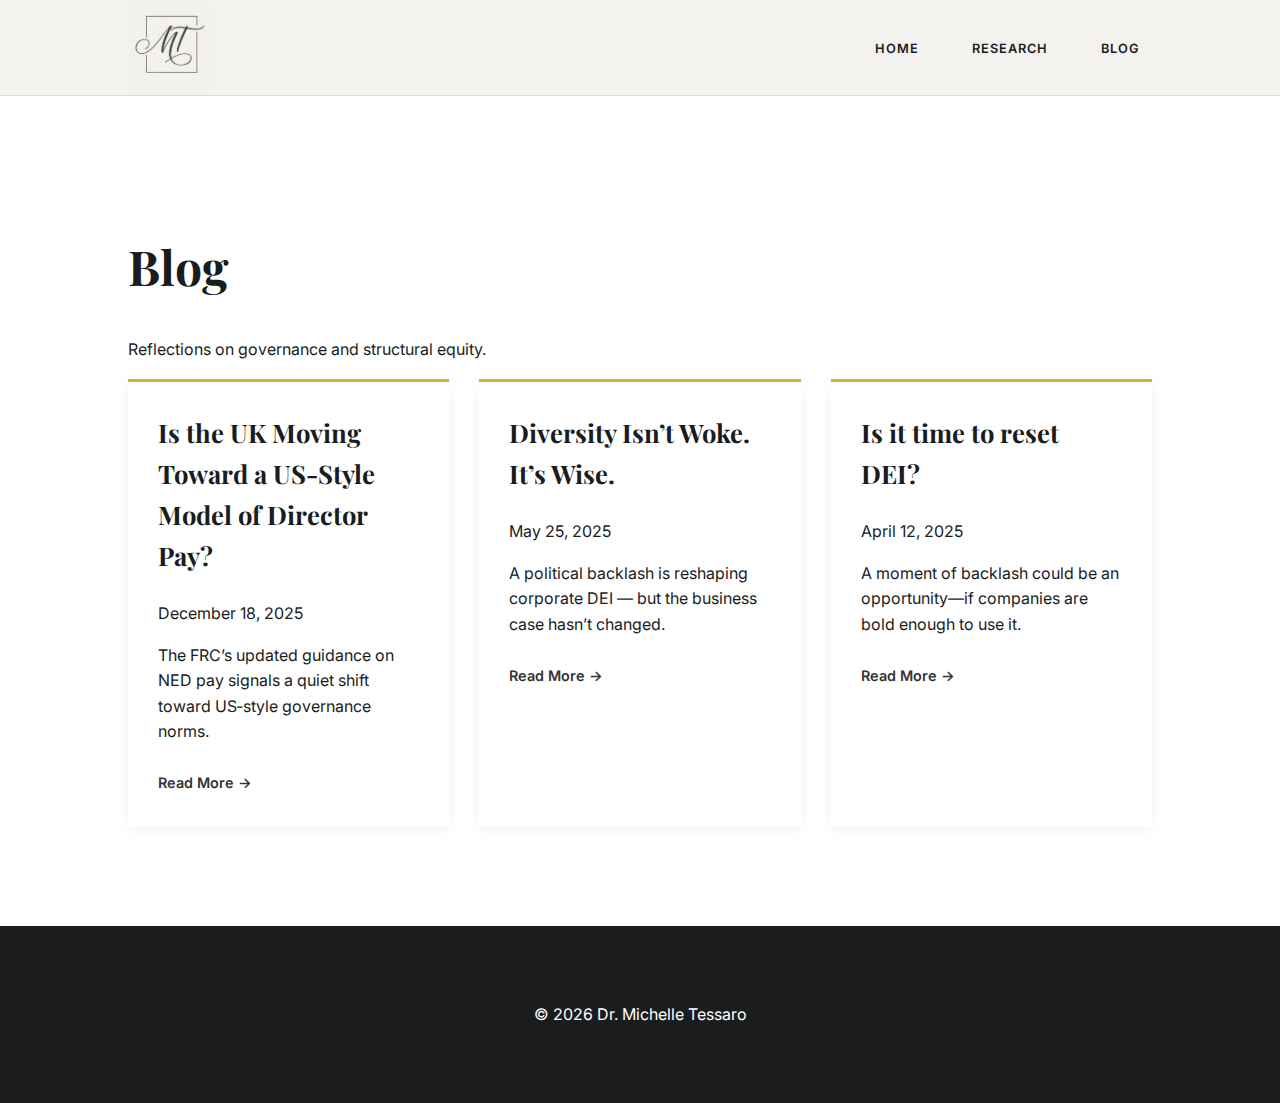
<file: blog.html>
<!DOCTYPE html>
<html lang="en">
<head>
    <meta charset="UTF-8">
    <meta name="viewport" content="width=device-width, initial-scale=1.0">
    <title>Blog | Dr. Michelle Tessaro</title>
    <link href="https://fonts.googleapis.com/css2?family=Playfair+Display:wght@400;700&family=Inter:wght@300;400;600&display=swap" rel="stylesheet">
    <link rel="stylesheet" href="styles.css">
</head>

<body>

<nav>
    <img src="logo.png" alt="MT Signature Logo" class="logo-img">
    <div>
        <a href="index.html">Home</a>
        <a href="research.html">Research</a>
        <a href="blog.html">Blog</a>
    </div>
</nav>

<section class="section-padding">
    <h1 style="font-family: 'Playfair Display', serif; font-size: 3rem;">Blog</h1>
    <p>Reflections on governance and structural equity.</p>

    <div class="grid blog-container">

        <!-- Example Post 1 -->
       <div class="card" data-date="2025-04-12">

    <h3>
        <a href="blog/dei-reset.html" style="text-decoration:none; color:inherit;">
            Is it time to reset DEI?
        </a>
    </h3>
    <p class="date">April 12, 2025</p>
    <p>A moment of backlash could be an opportunity—if companies are bold enough to use it.</p>
           <a class="read-more" href="blog/dei-reset.html">Read More →</a>

</div>


        <!-- Example Post 2 -->
       <div class="card" data-date="2025-05-25">
    <h3>
        <a href="blog/diversity-isnt-woke.html" style="text-decoration:none; color:inherit;">
            Diversity Isn’t Woke. It’s Wise.
        </a>
    </h3>
    <p class="date">May 25, 2025</p>
    <p>A political backlash is reshaping corporate DEI — but the business case hasn’t changed.</p>
           <a class="read-more" href="blog/diversity-isnt-woke.html">Read More →</a>

</div>

        <div class="card" data-date="2025-12-18">

    <h3>
        <a href="blog/director-pay.html" style="text-decoration:none; color:inherit;">
            Is the UK Moving Toward a US‑Style Model of Director Pay?
        </a>
    </h3>
    <p class="date">December 18, 2025</p>
    <p>The FRC’s updated guidance on NED pay signals a quiet shift toward US‑style governance norms.</p>
            <a class="read-more" href="blog/director-pay.html">Read More →</a>

</div>


    </div>
</section>

<footer>
    <p>&copy; 2026 Dr. Michelle Tessaro</p>
</footer>
<script>
document.addEventListener("DOMContentLoaded", function () {
    const container = document.querySelector(".blog-container"); // adjust if needed
    const cards = Array.from(container.querySelectorAll(".card"));

    cards.sort((a, b) => {
        return new Date(b.dataset.date) - new Date(a.dataset.date);
    });

    cards.forEach(card => container.appendChild(card));
});
</script>

</body>
</html>
</file>
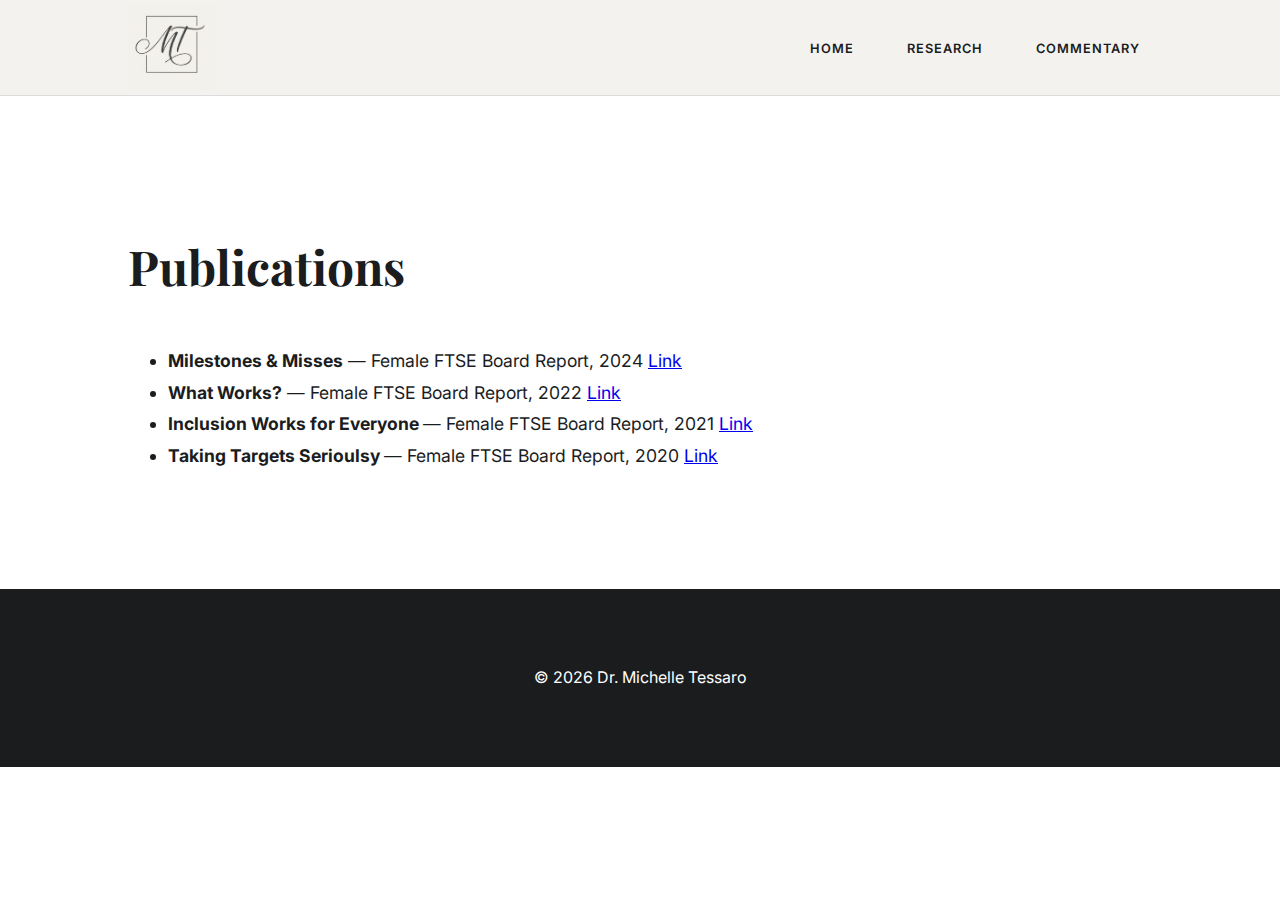
<file: research.html>
<!DOCTYPE html>
<html lang="en">
<head>
    <meta charset="UTF-8">
    <meta name="viewport" content="width=device-width, initial-scale=1.0">
    <title>Research | Dr. Michelle Tessaro</title>
    <meta property="og:title" content="Michelle Tessaro | Governance & Research">
<meta property="og:description" content="Bridging Research to Practice.">
<meta property="og:image" content="https://michelletessaro.com/your-image-name.jpg">
<meta property="og:url" content="https://michelletessaro.com">
<meta name="twitter:card" content="summary_large_image">
    <link href="https://fonts.googleapis.com/css2?family=Playfair+Display:wght@400;700&family=Inter:wght@300;400;600&display=swap" rel="stylesheet">
    <link rel="stylesheet" href="styles.css">
</head>

<body>

<nav>
    <img src="logo.png" alt="MT Signature Logo" class="logo-img">
    <div>
        <a href="index.html">Home</a>
        <a href="research.html">Research</a>
        <a href="commentary.html">Commentary</a>
    </div>
</nav>

<section class="section-padding">
    <h1 style="font-family: 'Playfair Display', serif; font-size: 3rem; margin-bottom: 40px;">
        Publications
    </h1>

    <ul style="font-size: 1.1rem; line-height: 1.8;">
        <li>
            <strong>Milestones & Misses</strong> — Female FTSE Board Report, 2024 
            <a href="https://www.cranfield.ac.uk/som/research-centres/gender-leadership-and-inclusion-centre/female-ftse-board-report" target="_blank">Link</a>
        </li>

        <li>
            <strong>What Works?</strong> — Female FTSE Board Report, 2022
            <a href="https://www.cranfield.ac.uk/som/research-centres/gender-leadership-and-inclusion-centre/female-ftse-board-report" target="_blank">Link</a>
        </li>

        <li>
            <strong>Inclusion Works for Everyone </strong> — Female FTSE Board Report, 2021  
            <a href="https://www.cranfield.ac.uk/som/research-centres/gender-leadership-and-inclusion-centre/female-ftse-board-report" target="_blank">Link</a>
        </li>

        <li>
            <strong>Taking Targets Serioulsy </strong> — Female FTSE Board Report, 2020  
            <a href="https://www.cranfield.ac.uk/som/research-centres/gender-leadership-and-inclusion-centre/female-ftse-board-report" target="_blank">Link</a>
        </li>
    </ul>
</section>

<footer>
    <p>&copy; 2026 Dr. Michelle Tessaro</p>
</footer>

</body>
</html>
</file>
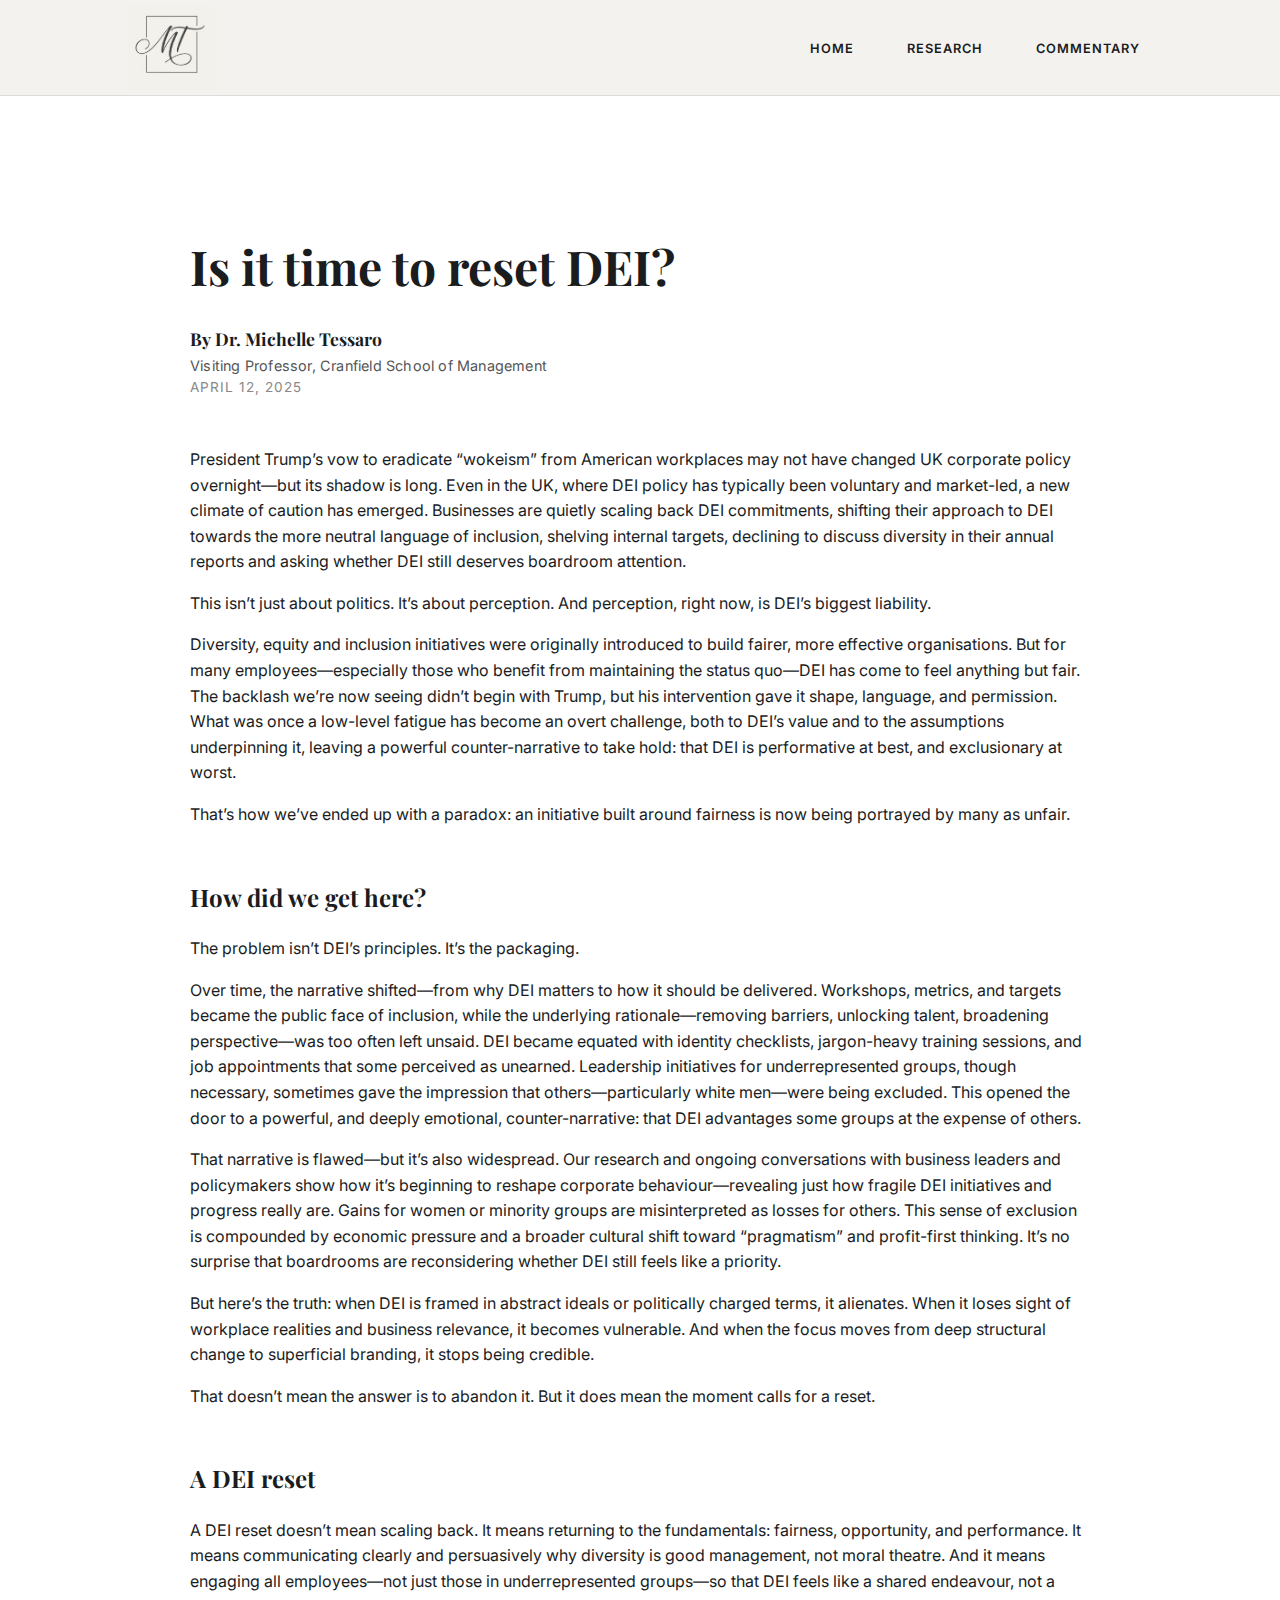
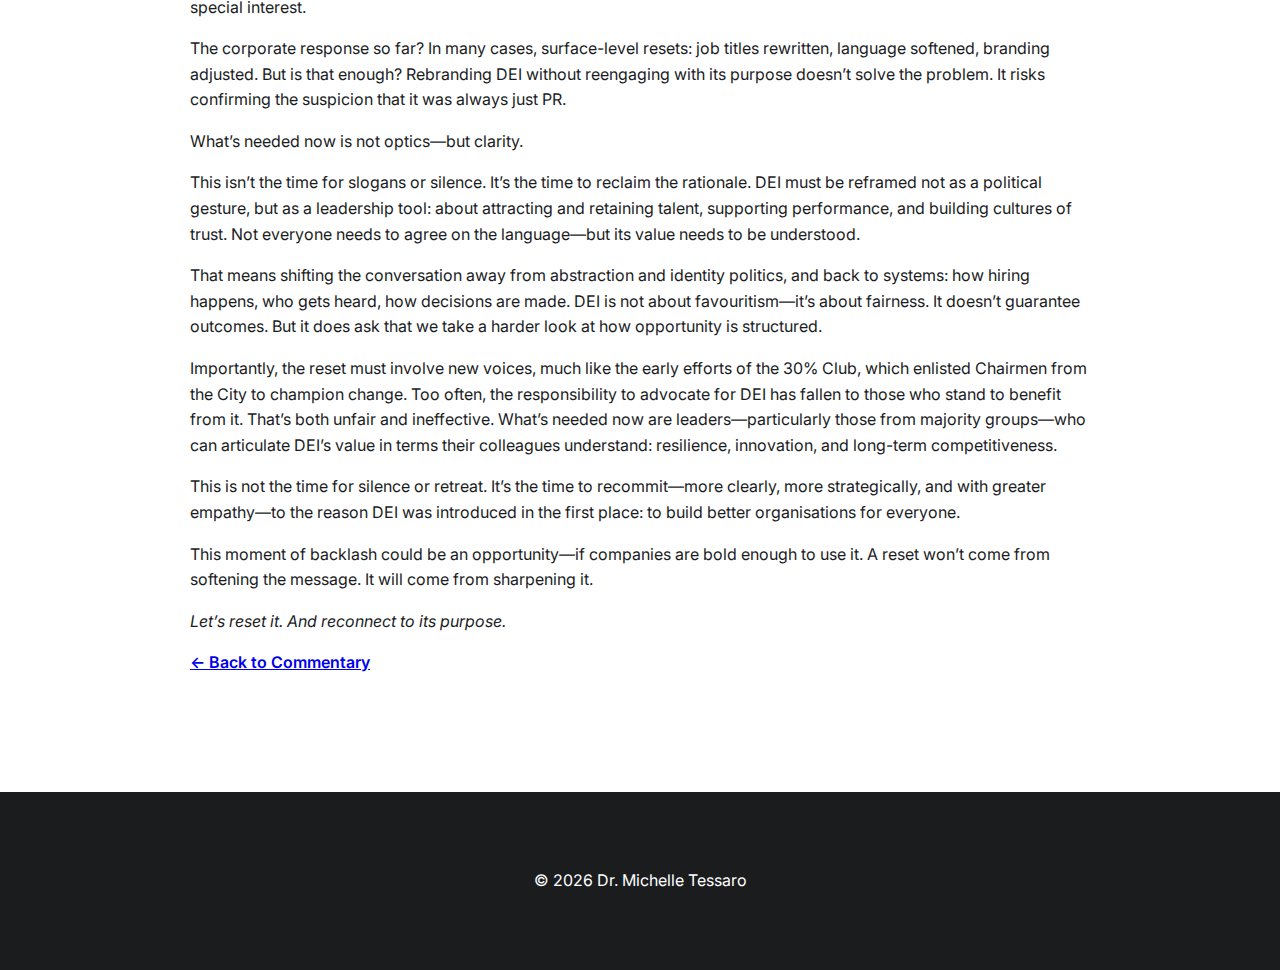
<file: blog/dei-reset.html>
<!DOCTYPE html>
<html lang="en">
<head>
    <meta charset="UTF-8">
    <meta name="viewport" content="width=device-width, initial-scale=1.0">
    <title>Is it time to reset DEI? | Dr. Michelle Tessaro</title>
    <link href="https://fonts.googleapis.com/css2?family=Playfair+Display:wght@400;700&family=Inter:wght@300;400;600&display=swap" rel="stylesheet">
    <link rel="stylesheet" href="../styles.css">
</head>

<body>

<nav>
    <img src="../logo.png" alt="MT Signature Logo" class="logo-img">
    <div>
        <a href="../index.html">Home</a>
        <a href="../research.html">Research</a>
        <a href="../commentary.html">Commentary</a>
    </div>
</nav>

<section class="section-padding" style="max-width: 900px; margin: auto;">
    <h1 style="font-family: 'Playfair Display', serif; font-size: 3rem;">
        Is it time to reset DEI?
    </h1>
    <div class="byline-block">
    <p class="byline-author">By Dr. Michelle Tessaro</p>
    <p class="byline-role">Visiting Professor, Cranfield School of Management</p>
    <p class="byline-date">April 12, 2025</p>
</div>



    <p>President Trump’s vow to eradicate “wokeism” from American workplaces may not have changed UK corporate policy overnight—but its shadow is long. Even in the UK, where DEI policy has typically been voluntary and market-led, a new climate of caution has emerged. Businesses are quietly scaling back DEI commitments, shifting their approach to DEI towards the more neutral language of inclusion, shelving internal targets, declining to discuss diversity in their annual reports and asking whether DEI still deserves boardroom attention.</p>

    <p>This isn’t just about politics. It’s about perception. And perception, right now, is DEI’s biggest liability.</p>

    <p>Diversity, equity and inclusion initiatives were originally introduced to build fairer, more effective organisations. But for many employees—especially those who benefit from maintaining the status quo—DEI has come to feel anything but fair. The backlash we’re now seeing didn’t begin with Trump, but his intervention gave it shape, language, and permission. What was once a low-level fatigue has become an overt challenge, both to DEI’s value and to the assumptions underpinning it, leaving a powerful counter-narrative to take hold: that DEI is performative at best, and exclusionary at worst.</p>

    <p>That’s how we’ve ended up with a paradox: an initiative built around fairness is now being portrayed by many as unfair.</p>

    <h2 style="font-family: 'Playfair Display', serif; margin-top: 50px;">How did we get here?</h2>

    <p>The problem isn’t DEI’s principles. It’s the packaging.</p>

    <p>Over time, the narrative shifted—from why DEI matters to how it should be delivered. Workshops, metrics, and targets became the public face of inclusion, while the underlying rationale—removing barriers, unlocking talent, broadening perspective—was too often left unsaid. DEI became equated with identity checklists, jargon-heavy training sessions, and job appointments that some perceived as unearned. Leadership initiatives for underrepresented groups, though necessary, sometimes gave the impression that others—particularly white men—were being excluded. This opened the door to a powerful, and deeply emotional, counter-narrative: that DEI advantages some groups at the expense of others.</p>

    <p>That narrative is flawed—but it’s also widespread. Our research and ongoing conversations with business leaders and policymakers show how it’s beginning to reshape corporate behaviour—revealing just how fragile DEI initiatives and progress really are. Gains for women or minority groups are misinterpreted as losses for others. This sense of exclusion is compounded by economic pressure and a broader cultural shift toward “pragmatism” and profit-first thinking. It’s no surprise that boardrooms are reconsidering whether DEI still feels like a priority.</p>

    <p>But here’s the truth: when DEI is framed in abstract ideals or politically charged terms, it alienates. When it loses sight of workplace realities and business relevance, it becomes vulnerable. And when the focus moves from deep structural change to superficial branding, it stops being credible.</p>

    <p>That doesn’t mean the answer is to abandon it. But it does mean the moment calls for a reset.</p>

    <h2 style="font-family: 'Playfair Display', serif; margin-top: 50px;">A DEI reset</h2>

    <p>A DEI reset doesn’t mean scaling back. It means returning to the fundamentals: fairness, opportunity, and performance. It means communicating clearly and persuasively why diversity is good management, not moral theatre. And it means engaging all employees—not just those in underrepresented groups—so that DEI feels like a shared endeavour, not a special interest.</p>

    <p>The corporate response so far? In many cases, surface-level resets: job titles rewritten, language softened, branding adjusted. But is that enough? Rebranding DEI without reengaging with its purpose doesn’t solve the problem. It risks confirming the suspicion that it was always just PR.</p>

    <p>What’s needed now is not optics—but clarity.</p>

    <p>This isn’t the time for slogans or silence. It’s the time to reclaim the rationale. DEI must be reframed not as a political gesture, but as a leadership tool: about attracting and retaining talent, supporting performance, and building cultures of trust. Not everyone needs to agree on the language—but its value needs to be understood.</p>

    <p>That means shifting the conversation away from abstraction and identity politics, and back to systems: how hiring happens, who gets heard, how decisions are made. DEI is not about favouritism—it’s about fairness. It doesn’t guarantee outcomes. But it does ask that we take a harder look at how opportunity is structured.</p>

    <p>Importantly, the reset must involve new voices, much like the early efforts of the 30% Club, which enlisted Chairmen from the City to champion change. Too often, the responsibility to advocate for DEI has fallen to those who stand to benefit from it. That’s both unfair and ineffective. What’s needed now are leaders—particularly those from majority groups—who can articulate DEI’s value in terms their colleagues understand: resilience, innovation, and long-term competitiveness.</p>

    <p>This is not the time for silence or retreat. It’s the time to recommit—more clearly, more strategically, and with greater empathy—to the reason DEI was introduced in the first place: to build better organisations for everyone.</p>

    <p>This moment of backlash could be an opportunity—if companies are bold enough to use it. A reset won’t come from softening the message. It will come from sharpening it.</p>

    <p><em>Let’s reset it. And reconnect to its purpose.</em></p>

    

    <p><a href="../commentary.html" style="font-weight:600;">← Back to Commentary</a></p>
</section>

<footer>
    <p>&copy; 2026 Dr. Michelle Tessaro</p>
</footer>

</body>
</html>
</file>
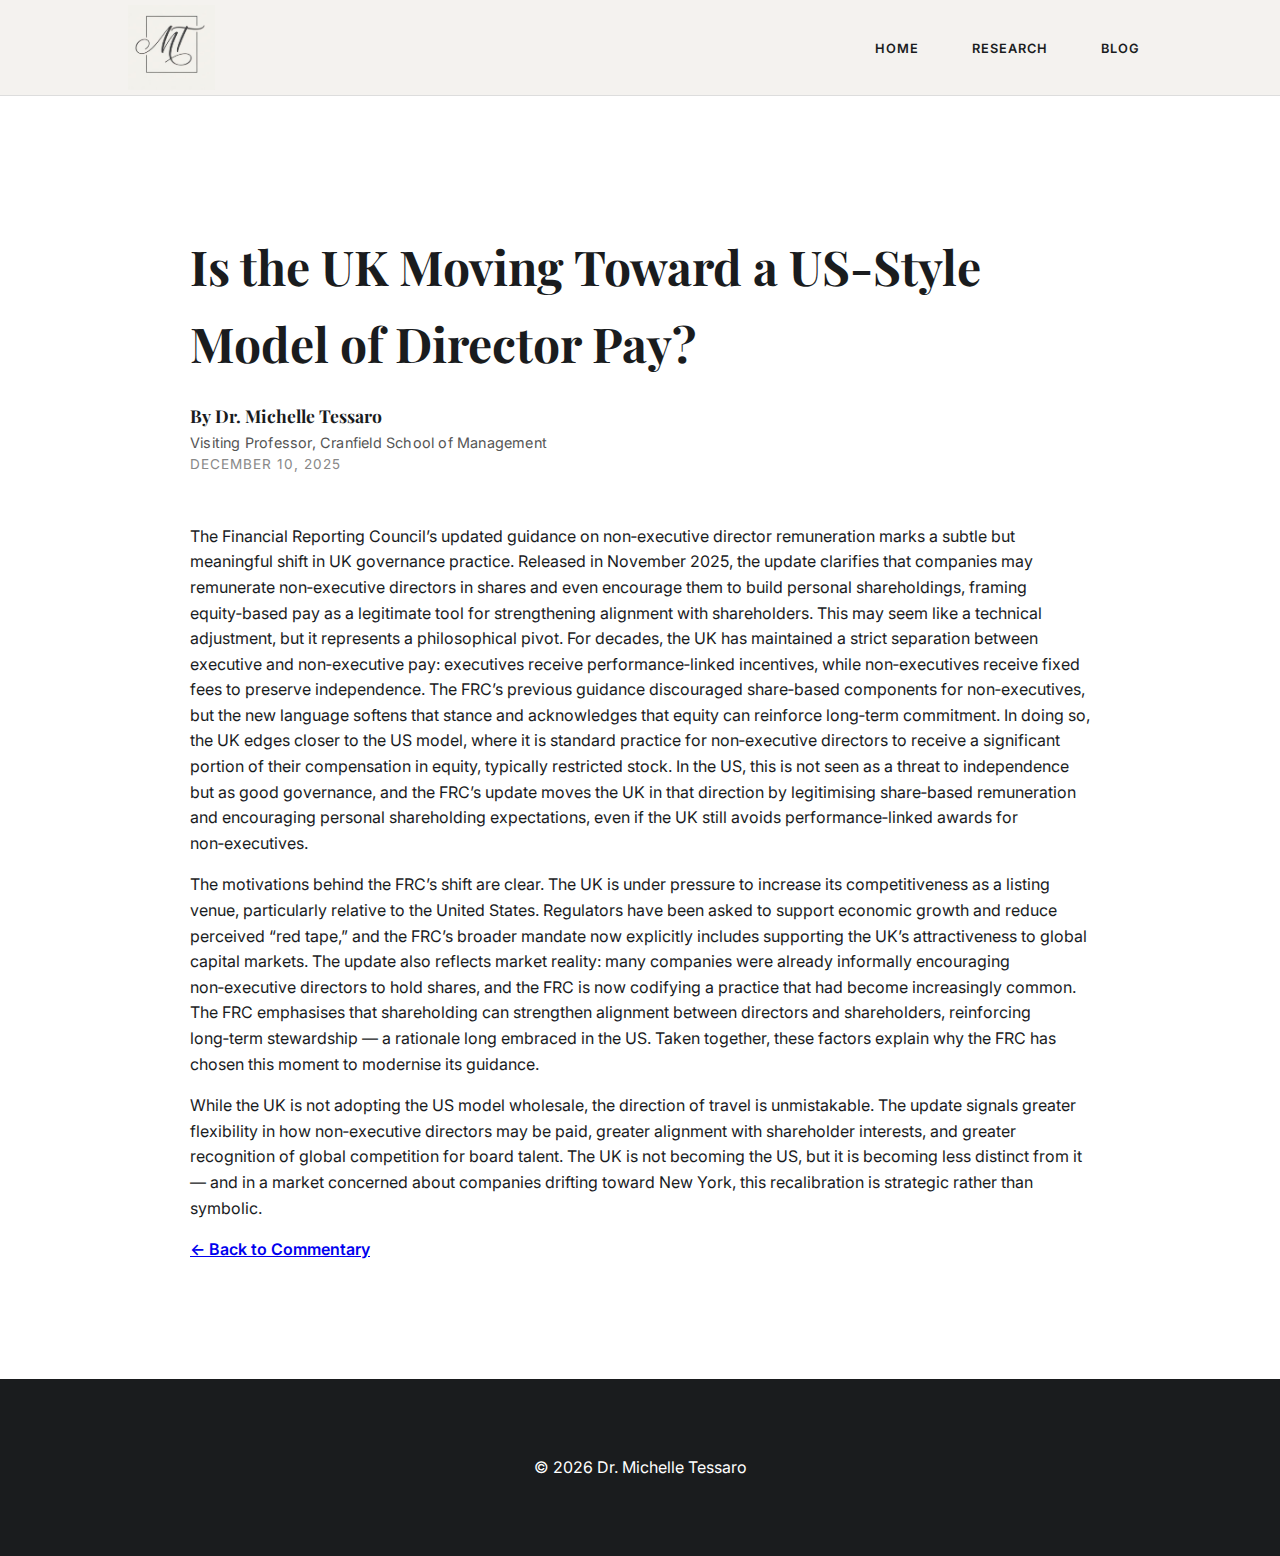
<file: blog/director-pay.html>
<!DOCTYPE html>
<html lang="en">
<head>
    <meta charset="UTF-8">
    <meta name="viewport" content="width=device-width, initial-scale=1.0">
    <title>Is the UK Moving Toward a US‑Style Model of Director Pay? | Dr. Michelle Tessaro</title>
    <link href="https://fonts.googleapis.com/css2?family=Playfair+Display:wght@400;700&family=Inter:wght@300;400;600&display=swap" rel="stylesheet">
    <link rel="stylesheet" href="../styles.css">
</head>

<body>

<nav>
    <img src="../logo.png" alt="MT Signature Logo" class="logo-img">
    <div>
        <a href="../index.html">Home</a>
        <a href="../research.html">Research</a>
        <a href="../blog.html">Blog</a>
    </div>
</nav>

<section class="section-padding" style="max-width: 900px; margin: auto;">

    <h1 style="font-family: 'Playfair Display', serif; font-size: 3rem;">
        Is the UK Moving Toward a US‑Style Model of Director Pay?
    </h1>

    <div class="byline-block">
    <p class="byline-author">By Dr. Michelle Tessaro</p>
    <p class="byline-role">Visiting Professor, Cranfield School of Management</p>
    <p class="byline-date">December 10, 2025</p>
</div>



    <p>
        The Financial Reporting Council’s updated guidance on non‑executive director remuneration marks a subtle but meaningful shift in UK governance practice. Released in November 2025, the update clarifies that companies may remunerate non‑executive directors in shares and even encourage them to build personal shareholdings, framing equity‑based pay as a legitimate tool for strengthening alignment with shareholders. This may seem like a technical adjustment, but it represents a philosophical pivot. For decades, the UK has maintained a strict separation between executive and non‑executive pay: executives receive performance‑linked incentives, while non‑executives receive fixed fees to preserve independence. The FRC’s previous guidance discouraged share‑based components for non‑executives, but the new language softens that stance and acknowledges that equity can reinforce long‑term commitment. In doing so, the UK edges closer to the US model, where it is standard practice for non‑executive directors to receive a significant portion of their compensation in equity, typically restricted stock. In the US, this is not seen as a threat to independence but as good governance, and the FRC’s update moves the UK in that direction by legitimising share‑based remuneration and encouraging personal shareholding expectations, even if the UK still avoids performance‑linked awards for non‑executives.
    </p>

    <p>
        The motivations behind the FRC’s shift are clear. The UK is under pressure to increase its competitiveness as a listing venue, particularly relative to the United States. Regulators have been asked to support economic growth and reduce perceived “red tape,” and the FRC’s broader mandate now explicitly includes supporting the UK’s attractiveness to global capital markets. The update also reflects market reality: many companies were already informally encouraging non‑executive directors to hold shares, and the FRC is now codifying a practice that had become increasingly common. The FRC emphasises that shareholding can strengthen alignment between directors and shareholders, reinforcing long‑term stewardship — a rationale long embraced in the US. Taken together, these factors explain why the FRC has chosen this moment to modernise its guidance.
    </p>

    <p>
        While the UK is not adopting the US model wholesale, the direction of travel is unmistakable. The update signals greater flexibility in how non‑executive directors may be paid, greater alignment with shareholder interests, and greater recognition of global competition for board talent. The UK is not becoming the US, but it is becoming less distinct from it — and in a market concerned about companies drifting toward New York, this recalibration is strategic rather than symbolic.
    </p>
   <p><a href="../commentary.html" style="font-weight:600;">← Back to Commentary</a></p>
</section>

<footer>
    <p>&copy; 2026 Dr. Michelle Tessaro</p>
</footer>

</body>
</html>
</file>
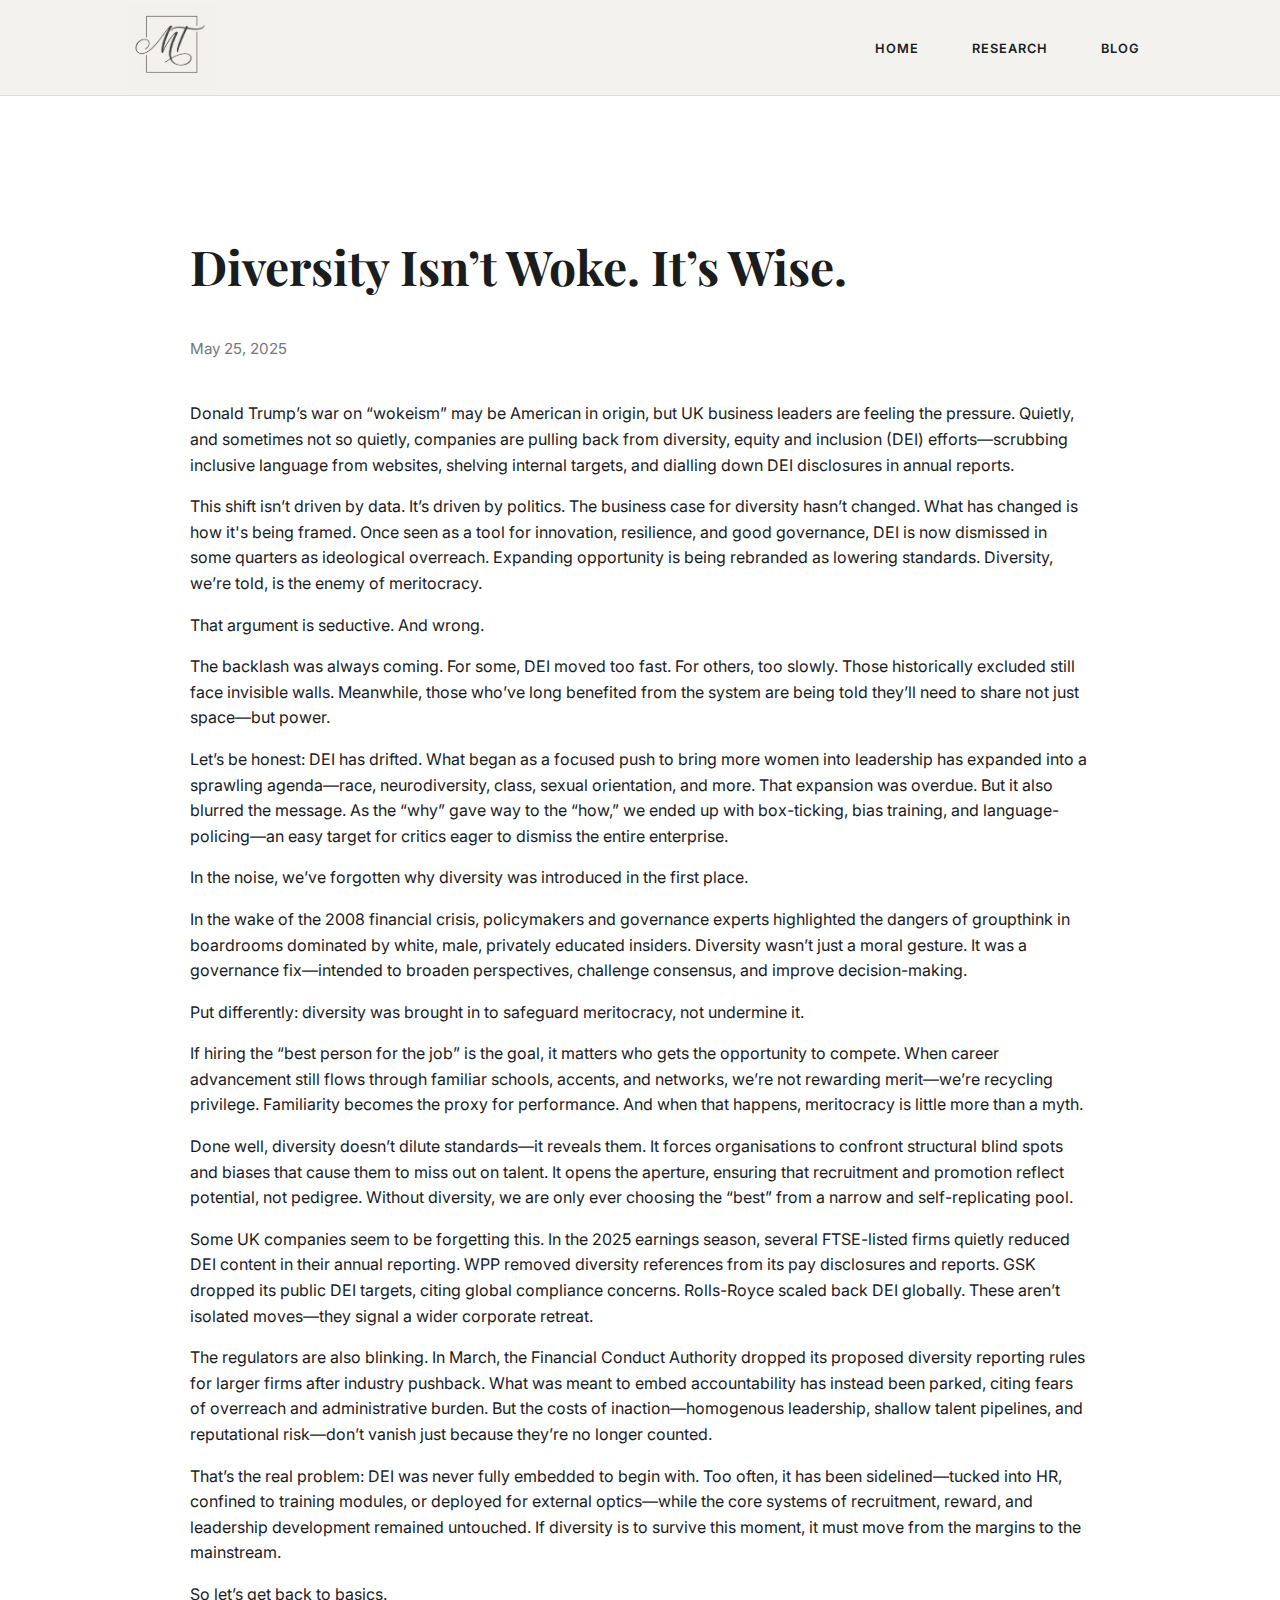
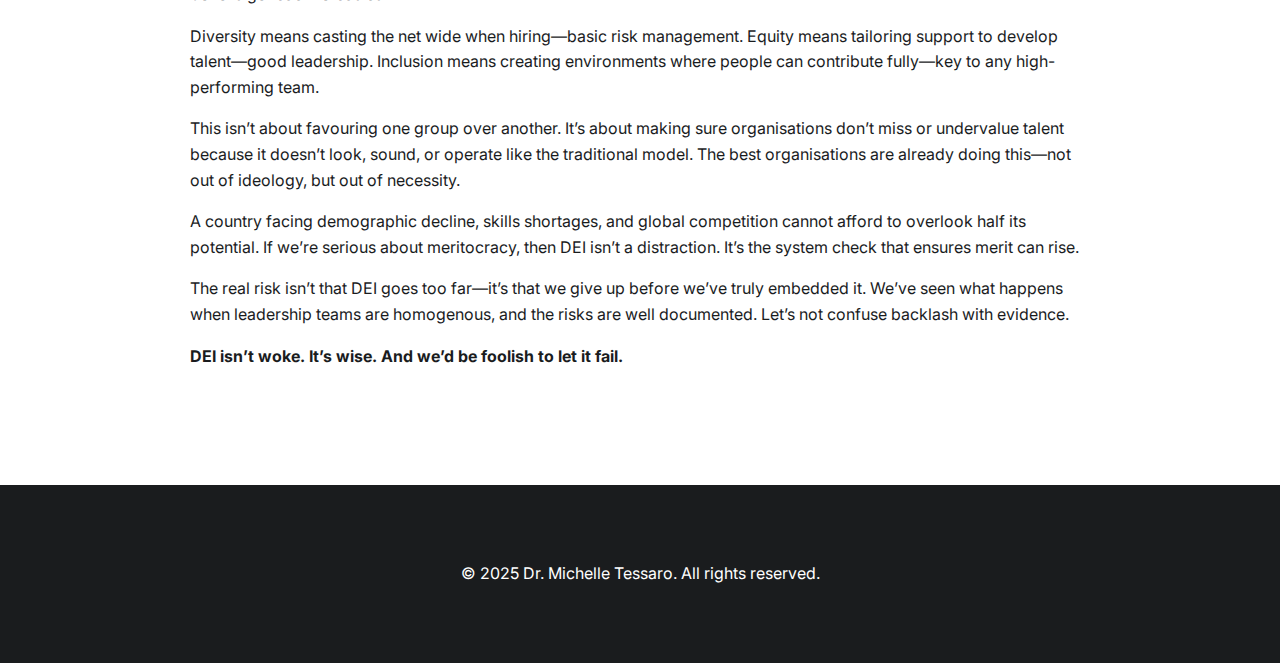
<file: blog/diversity-isn-woke.html>
<!DOCTYPE html>
<html lang="en">
<head>
    <meta charset="UTF-8">
    <meta name="viewport" content="width=device-width, initial-scale=1.0">
    <title>Diversity Isn’t Woke. It’s Wise. | Dr. Michelle Tessaro</title>
    <link href="https://fonts.googleapis.com/css2?family=Playfair+Display:wght@400;700&family=Inter:wght@300;400;600&display=swap" rel="stylesheet">
    <link rel="stylesheet" href="../styles.css">
</head>

<body>

<nav>
    <img src="../logo.png" alt="MT Signature Logo" class="logo-img">
    <div>
        <a href="../index.html">Home</a>
        <a href="../research.html">Research</a>
        <a href="../blog.html">Blog</a>
    </div>
</nav>

<section class="section-padding" style="max-width: 900px; margin: auto;">

    <h1 style="font-family: 'Playfair Display', serif; font-size: 3rem;">
        Diversity Isn’t Woke. It’s Wise.
    </h1>

    <p class="date" style="color:#777; font-size:0.95rem; margin-bottom: 40px;">
        May 25, 2025
    </p>

    <p>Donald Trump’s war on “wokeism” may be American in origin, but UK business leaders are feeling the pressure. Quietly, and sometimes not so quietly, companies are pulling back from diversity, equity and inclusion (DEI) efforts—scrubbing inclusive language from websites, shelving internal targets, and dialling down DEI disclosures in annual reports.</p>

    <p>This shift isn’t driven by data. It’s driven by politics. The business case for diversity hasn’t changed. What has changed is how it's being framed. Once seen as a tool for innovation, resilience, and good governance, DEI is now dismissed in some quarters as ideological overreach. Expanding opportunity is being rebranded as lowering standards. Diversity, we’re told, is the enemy of meritocracy.</p>

    <p>That argument is seductive. And wrong.</p>

    <p>The backlash was always coming. For some, DEI moved too fast. For others, too slowly. Those historically excluded still face invisible walls. Meanwhile, those who’ve long benefited from the system are being told they’ll need to share not just space—but power.</p>

    <p>Let’s be honest: DEI has drifted. What began as a focused push to bring more women into leadership has expanded into a sprawling agenda—race, neurodiversity, class, sexual orientation, and more. That expansion was overdue. But it also blurred the message. As the “why” gave way to the “how,” we ended up with box-ticking, bias training, and language-policing—an easy target for critics eager to dismiss the entire enterprise.</p>

    <p>In the noise, we’ve forgotten why diversity was introduced in the first place.</p>

    <p>In the wake of the 2008 financial crisis, policymakers and governance experts highlighted the dangers of groupthink in boardrooms dominated by white, male, privately educated insiders. Diversity wasn’t just a moral gesture. It was a governance fix—intended to broaden perspectives, challenge consensus, and improve decision-making.</p>

    <p>Put differently: diversity was brought in to safeguard meritocracy, not undermine it.</p>

    <p>If hiring the “best person for the job” is the goal, it matters who gets the opportunity to compete. When career advancement still flows through familiar schools, accents, and networks, we’re not rewarding merit—we’re recycling privilege. Familiarity becomes the proxy for performance. And when that happens, meritocracy is little more than a myth.</p>

    <p>Done well, diversity doesn’t dilute standards—it reveals them. It forces organisations to confront structural blind spots and biases that cause them to miss out on talent. It opens the aperture, ensuring that recruitment and promotion reflect potential, not pedigree. Without diversity, we are only ever choosing the “best” from a narrow and self-replicating pool.</p>

    <p>Some UK companies seem to be forgetting this. In the 2025 earnings season, several FTSE-listed firms quietly reduced DEI content in their annual reporting. WPP removed diversity references from its pay disclosures and reports. GSK dropped its public DEI targets, citing global compliance concerns. Rolls-Royce scaled back DEI globally. These aren’t isolated moves—they signal a wider corporate retreat.</p>

    <p>The regulators are also blinking. In March, the Financial Conduct Authority dropped its proposed diversity reporting rules for larger firms after industry pushback. What was meant to embed accountability has instead been parked, citing fears of overreach and administrative burden. But the costs of inaction—homogenous leadership, shallow talent pipelines, and reputational risk—don’t vanish just because they’re no longer counted.</p>

    <p>That’s the real problem: DEI was never fully embedded to begin with. Too often, it has been sidelined—tucked into HR, confined to training modules, or deployed for external optics—while the core systems of recruitment, reward, and leadership development remained untouched. If diversity is to survive this moment, it must move from the margins to the mainstream.</p>

    <p>So let’s get back to basics.</p>

    <p>Diversity means casting the net wide when hiring—basic risk management. Equity means tailoring support to develop talent—good leadership. Inclusion means creating environments where people can contribute fully—key to any high-performing team.</p>

    <p>This isn’t about favouring one group over another. It’s about making sure organisations don’t miss or undervalue talent because it doesn’t look, sound, or operate like the traditional model. The best organisations are already doing this—not out of ideology, but out of necessity.</p>

    <p>A country facing demographic decline, skills shortages, and global competition cannot afford to overlook half its potential. If we’re serious about meritocracy, then DEI isn’t a distraction. It’s the system check that ensures merit can rise.</p>

    <p>The real risk isn’t that DEI goes too far—it’s that we give up before we’ve truly embedded it. We’ve seen what happens when leadership teams are homogenous, and the risks are well documented. Let’s not confuse backlash with evidence.</p>

    <p><strong>DEI isn’t woke. It’s wise. And we’d be foolish to let it fail.</strong></p>

</section>

<footer>
    <p>&copy; 2025 Dr. Michelle Tessaro. All rights reserved.</p>
</footer>

</body>
</html>
</file>
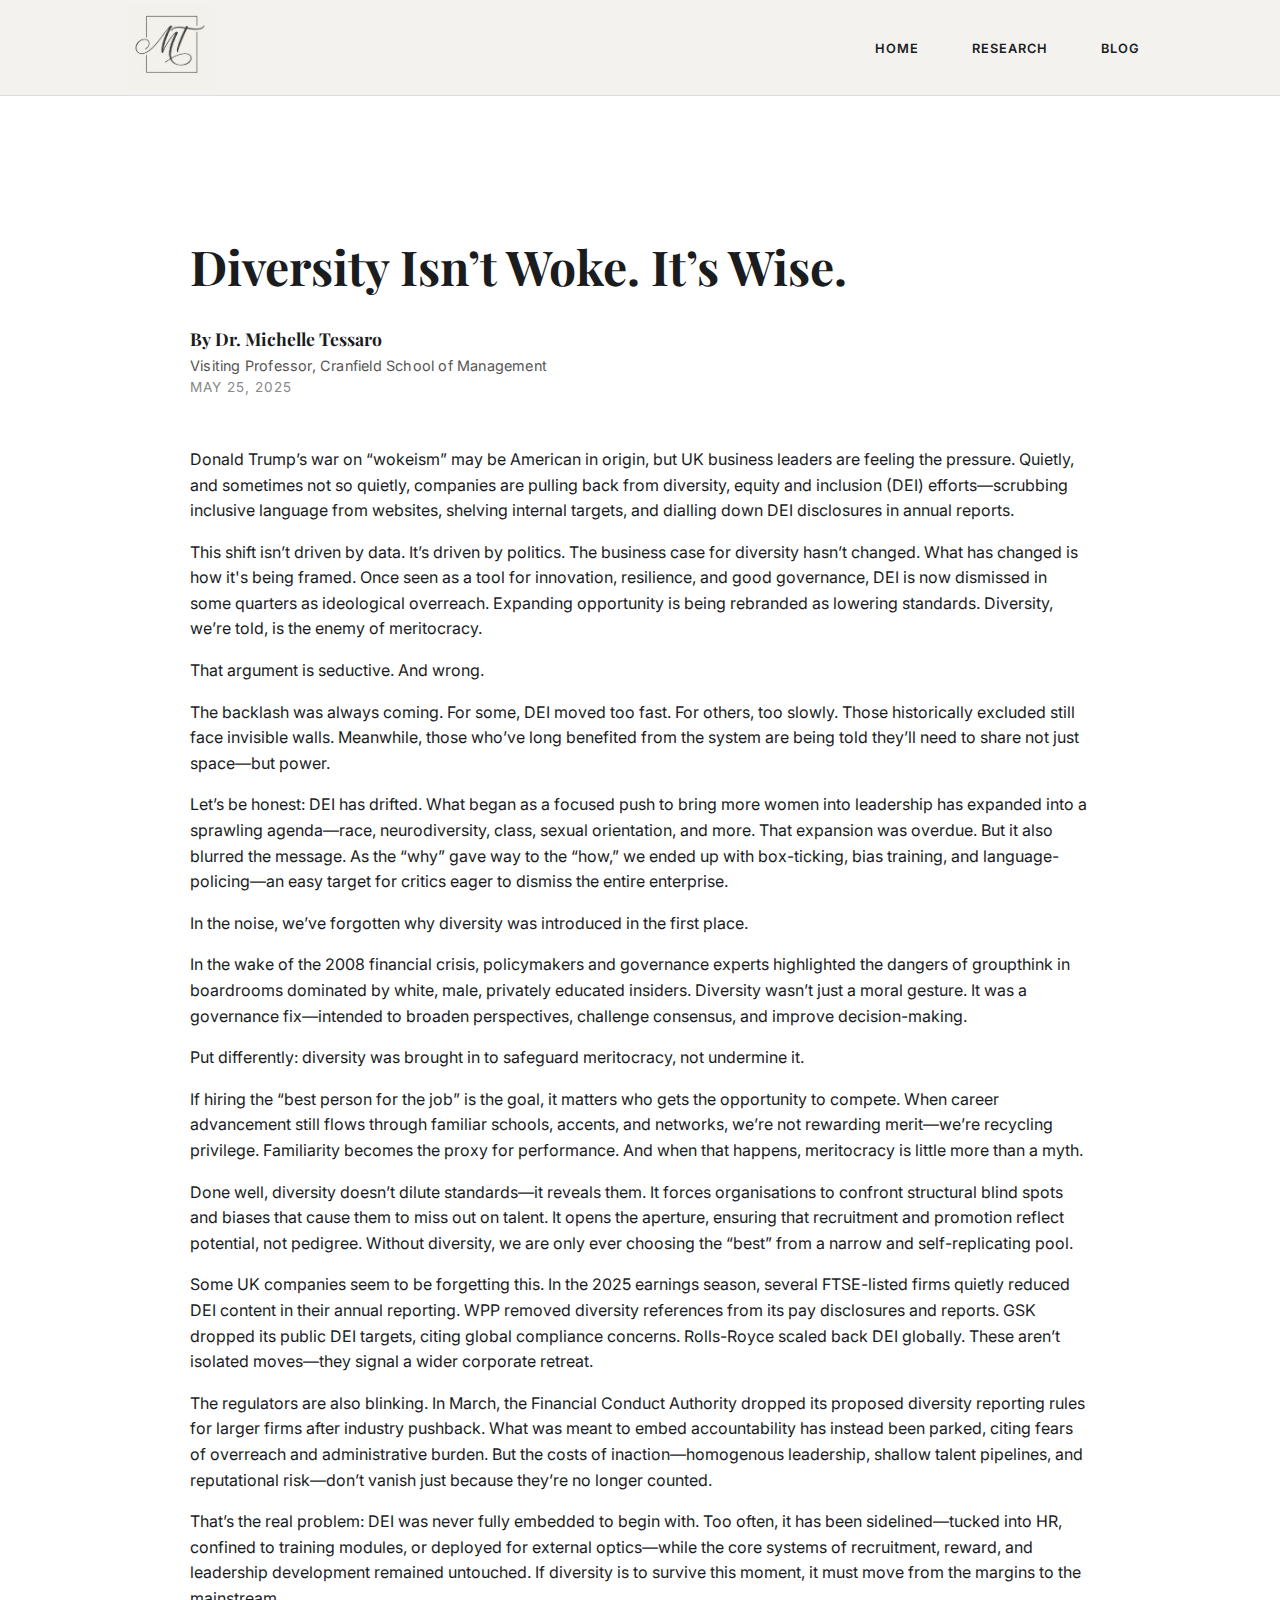
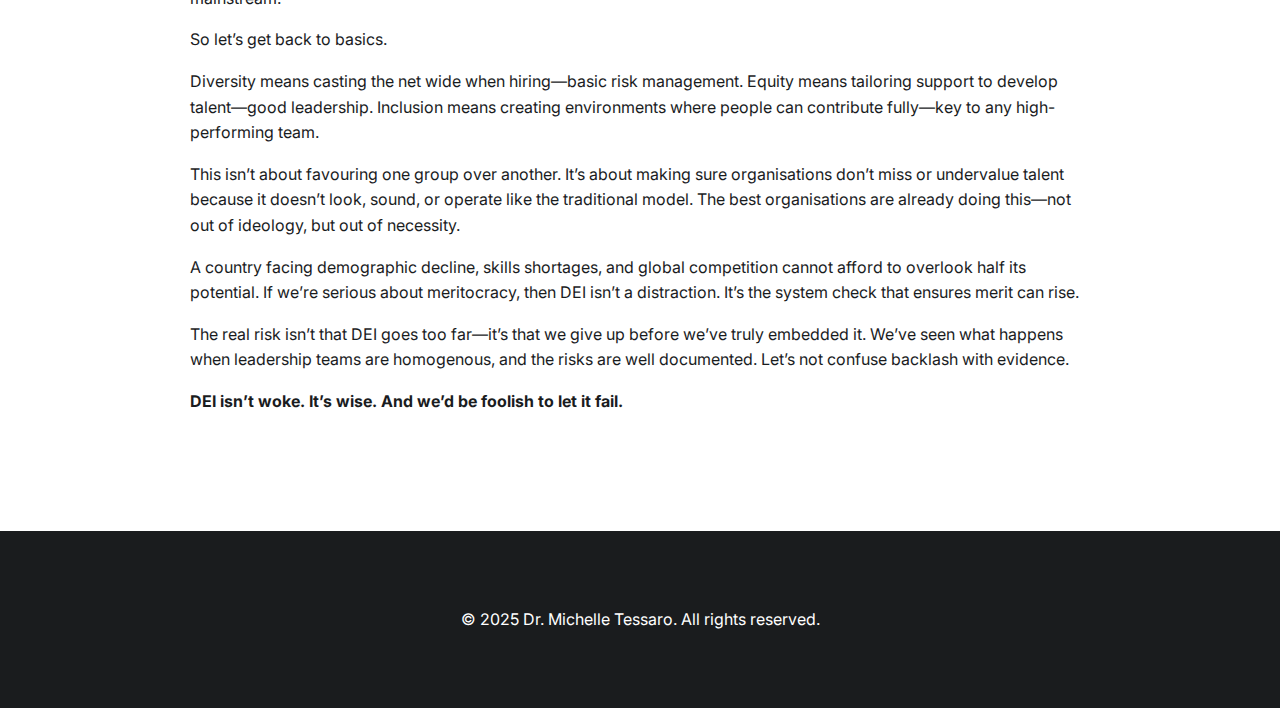
<file: blog/diversity-isnt-woke.html>
<!DOCTYPE html>
<html lang="en">
<head>
    <meta charset="UTF-8">
    <meta name="viewport" content="width=device-width, initial-scale=1.0">
    <title>Diversity Isn’t Woke. It’s Wise. | Dr. Michelle Tessaro</title>
    <link href="https://fonts.googleapis.com/css2?family=Playfair+Display:wght@400;700&family=Inter:wght@300;400;600&display=swap" rel="stylesheet">
    <link rel="stylesheet" href="../styles.css">
</head>

<body>

<nav>
    <img src="../logo.png" alt="MT Signature Logo" class="logo-img">
    <div>
        <a href="../index.html">Home</a>
        <a href="../research.html">Research</a>
        <a href="../blog.html">Blog</a>
    </div>
</nav>

<section class="section-padding" style="max-width: 900px; margin: auto;">

    <h1 style="font-family: 'Playfair Display', serif; font-size: 3rem;">
        Diversity Isn’t Woke. It’s Wise.
    </h1>

   <div class="byline-block">
    <p class="byline-author">By Dr. Michelle Tessaro</p>
    <p class="byline-role">Visiting Professor, Cranfield School of Management</p>
    <p class="byline-date">May 25, 2025</p>
</div>



    <p>Donald Trump’s war on “wokeism” may be American in origin, but UK business leaders are feeling the pressure. Quietly, and sometimes not so quietly, companies are pulling back from diversity, equity and inclusion (DEI) efforts—scrubbing inclusive language from websites, shelving internal targets, and dialling down DEI disclosures in annual reports.</p>

    <p>This shift isn’t driven by data. It’s driven by politics. The business case for diversity hasn’t changed. What has changed is how it's being framed. Once seen as a tool for innovation, resilience, and good governance, DEI is now dismissed in some quarters as ideological overreach. Expanding opportunity is being rebranded as lowering standards. Diversity, we’re told, is the enemy of meritocracy.</p>

    <p>That argument is seductive. And wrong.</p>

    <p>The backlash was always coming. For some, DEI moved too fast. For others, too slowly. Those historically excluded still face invisible walls. Meanwhile, those who’ve long benefited from the system are being told they’ll need to share not just space—but power.</p>

    <p>Let’s be honest: DEI has drifted. What began as a focused push to bring more women into leadership has expanded into a sprawling agenda—race, neurodiversity, class, sexual orientation, and more. That expansion was overdue. But it also blurred the message. As the “why” gave way to the “how,” we ended up with box-ticking, bias training, and language-policing—an easy target for critics eager to dismiss the entire enterprise.</p>

    <p>In the noise, we’ve forgotten why diversity was introduced in the first place.</p>

    <p>In the wake of the 2008 financial crisis, policymakers and governance experts highlighted the dangers of groupthink in boardrooms dominated by white, male, privately educated insiders. Diversity wasn’t just a moral gesture. It was a governance fix—intended to broaden perspectives, challenge consensus, and improve decision-making.</p>

    <p>Put differently: diversity was brought in to safeguard meritocracy, not undermine it.</p>

    <p>If hiring the “best person for the job” is the goal, it matters who gets the opportunity to compete. When career advancement still flows through familiar schools, accents, and networks, we’re not rewarding merit—we’re recycling privilege. Familiarity becomes the proxy for performance. And when that happens, meritocracy is little more than a myth.</p>

    <p>Done well, diversity doesn’t dilute standards—it reveals them. It forces organisations to confront structural blind spots and biases that cause them to miss out on talent. It opens the aperture, ensuring that recruitment and promotion reflect potential, not pedigree. Without diversity, we are only ever choosing the “best” from a narrow and self-replicating pool.</p>

    <p>Some UK companies seem to be forgetting this. In the 2025 earnings season, several FTSE-listed firms quietly reduced DEI content in their annual reporting. WPP removed diversity references from its pay disclosures and reports. GSK dropped its public DEI targets, citing global compliance concerns. Rolls-Royce scaled back DEI globally. These aren’t isolated moves—they signal a wider corporate retreat.</p>

    <p>The regulators are also blinking. In March, the Financial Conduct Authority dropped its proposed diversity reporting rules for larger firms after industry pushback. What was meant to embed accountability has instead been parked, citing fears of overreach and administrative burden. But the costs of inaction—homogenous leadership, shallow talent pipelines, and reputational risk—don’t vanish just because they’re no longer counted.</p>

    <p>That’s the real problem: DEI was never fully embedded to begin with. Too often, it has been sidelined—tucked into HR, confined to training modules, or deployed for external optics—while the core systems of recruitment, reward, and leadership development remained untouched. If diversity is to survive this moment, it must move from the margins to the mainstream.</p>

    <p>So let’s get back to basics.</p>

    <p>Diversity means casting the net wide when hiring—basic risk management. Equity means tailoring support to develop talent—good leadership. Inclusion means creating environments where people can contribute fully—key to any high-performing team.</p>

    <p>This isn’t about favouring one group over another. It’s about making sure organisations don’t miss or undervalue talent because it doesn’t look, sound, or operate like the traditional model. The best organisations are already doing this—not out of ideology, but out of necessity.</p>

    <p>A country facing demographic decline, skills shortages, and global competition cannot afford to overlook half its potential. If we’re serious about meritocracy, then DEI isn’t a distraction. It’s the system check that ensures merit can rise.</p>

    <p>The real risk isn’t that DEI goes too far—it’s that we give up before we’ve truly embedded it. We’ve seen what happens when leadership teams are homogenous, and the risks are well documented. Let’s not confuse backlash with evidence.</p>

    <p><strong>DEI isn’t woke. It’s wise. And we’d be foolish to let it fail.</strong></p>

</section>

<footer>
    <p>&copy; 2025 Dr. Michelle Tessaro. All rights reserved.</p>
</footer>

</body>
</html>
</file>
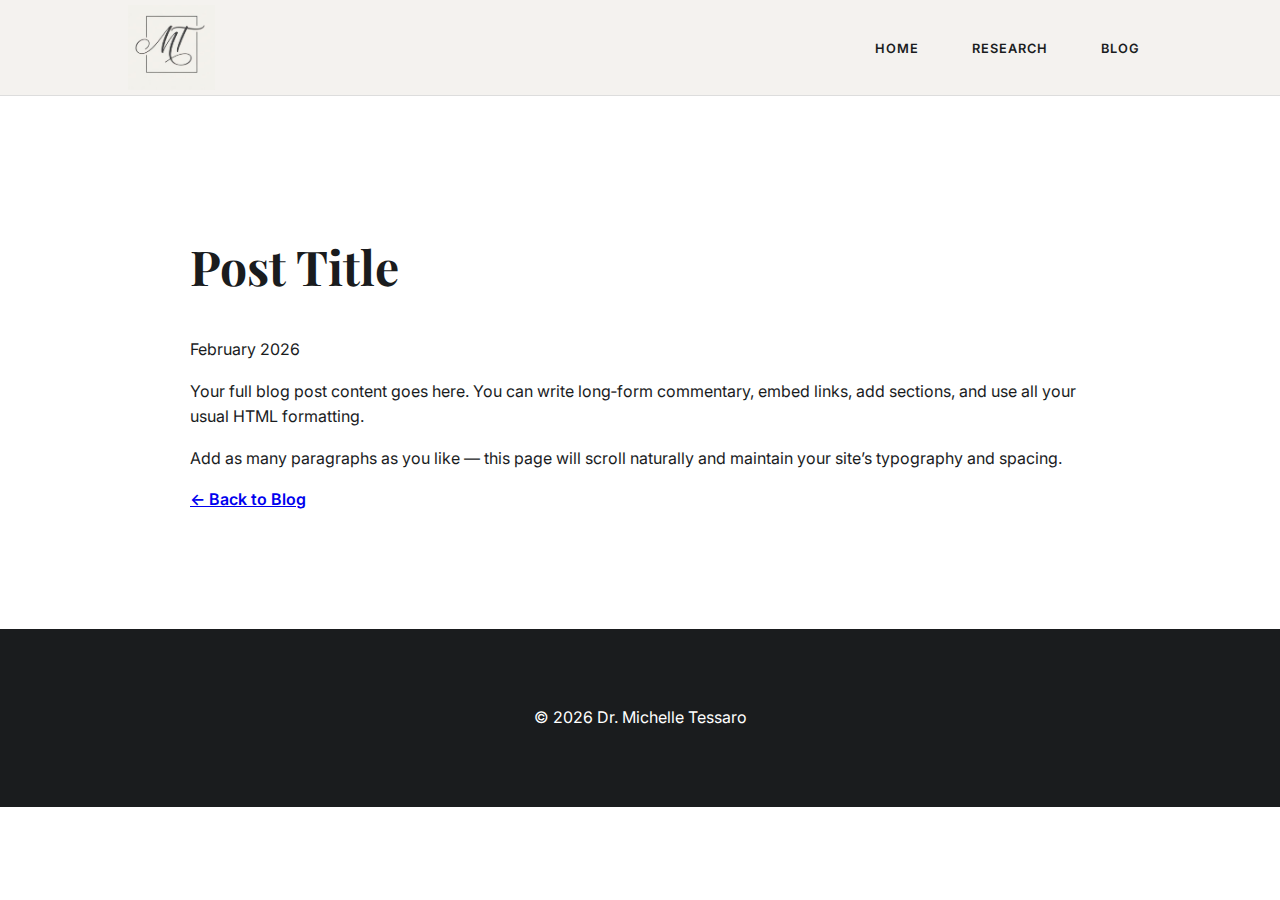
<file: blog/post-1.html>
<!DOCTYPE html>
<html lang="en">
<head>
    <meta charset="UTF-8">
    <meta name="viewport" content="width=device-width, initial-scale=1.0">
    <title>Post Title | Dr. Michelle Tessaro</title>
    <link href="https://fonts.googleapis.com/css2?family=Playfair+Display:wght@400;700&family=Inter:wght@300;400;600&display=swap" rel="stylesheet">
    <link rel="stylesheet" href="../styles.css">
</head>

<body>

<nav>
    <img src="../logo.png" alt="MT Signature Logo" class="logo-img">
    <div>
        <a href="../index.html">Home</a>
        <a href="../research.html">Research</a>
        <a href="../blog.html">Blog</a>
    </div>
</nav>

<section class="section-padding" style="max-width: 900px; margin: auto;">
    <h1 style="font-family: 'Playfair Display', serif; font-size: 3rem;">Post Title</h1>
    <p class="date">February 2026</p>

    <p>
        Your full blog post content goes here. You can write long‑form commentary, 
        embed links, add sections, and use all your usual HTML formatting.
    </p>

    <p>
        Add as many paragraphs as you like — this page will scroll naturally and 
        maintain your site’s typography and spacing.
    </p>

    <p><a href="../blog.html" style="font-weight:600;">← Back to Blog</a></p>
</section>

<footer>
    <p>&copy; 2026 Dr. Michelle Tessaro</p>
</footer>

</body>
</html>
</file>
<file: styles.css>
:root {
    --charcoal: #1a1c1e;
    --off-white-header: #f5f5f5;
    --nav-bg: #f4f2ef;
    --white: #ffffff;
    --light-bg: #f8fafc;
}

body { 
    font-family: 'Inter', sans-serif; 
    margin: 0; 
    background: var(--white); 
    color: var(--charcoal);
    line-height: 1.6;
}

/* ---------------------------
   NAVIGATION
----------------------------*/

nav { 
    background: var(--nav-bg);
    padding: 5px 10%; 
    display: flex; 
    justify-content: space-between; 
    align-items: center;
    position: sticky; 
    top: 0; 
    z-index: 1000;
    border-bottom: 1px solid #ddd;
}

.logo-img { 
    height: 85px; 
    width: auto; 
    display: block; 
}

/* Navigation links */
nav a { 
    color: var(--charcoal);
    text-decoration: none;
    font-size: 0.8rem;
    font-weight: 600;
    text-transform: uppercase;
    margin-left: 25px;
    letter-spacing: 1px;

    /* Button-like hover foundation */
    padding: 6px 12px;
    border-radius: 4px;
    transition: background 0.2s ease, color 0.2s ease;
}

/* Hover: ALL nav items turn into blue buttons */
nav a:hover {
    background: #1A4F8B;   /* deep professional blue */
    color: #fff;
}

/* Get in Touch behaves exactly like the others */
nav a.contact-link {
    background: none;
    color: var(--charcoal);
}

nav a.contact-link:hover {
    background: #1A4F8B;
    color: #fff;
}

/* ---------------------------
   HERO SECTION
----------------------------*/

.hero { 
    position: relative;
    height: 70vh;
    display: flex; 
    align-items: center; 
    justify-content: center;
    text-align: center;
    background: linear-gradient(rgba(26, 28, 30, 0.6), rgba(26, 28, 30, 0.6)), 
                url('view-london-skyline-by-night.jpg');
    background-size: cover; 
    background-position: center;
    color: var(--off-white-header);
}

.hero h1 { 
    font-family: 'Playfair Display', serif; 
    font-size: 4.5rem; 
    margin: 0; 
    font-weight: 400; 
    letter-spacing: 1px;
}

.hero .tagline { 
    font-weight: 300; 
    letter-spacing: 6px; 
    text-transform: uppercase; 
    font-size: 0.85rem; 
    margin-bottom: 15px; 
    opacity: 0.9;
}
.hero-mission {
    max-width: 800px; /* Prevents the text from stretching across the whole screen */
    margin: 25px auto 0; /* Centers the block and adds space below the name */
    padding: 0 20px;
}

.mission-primary {
    color: white;
    font-size: 0.85rem;
    font-weight: 600;
    letter-spacing: 3px;
    text-transform: uppercase;
    margin-bottom: 15px;
    opacity: 0.9;
}

.mission-secondary {
    color: white;
    font-family: 'Inter', sans-serif;
    font-size: 1.1rem; /* Slightly larger for readability */
    line-height: 1.6; /* Balanced spacing between lines */
    font-weight: 300;
    opacity: 0.85;
    font-style: italic; /* Gives it an "expert quote" feel */
}
/* --- THE IMPACT STATEMENT (LEAD-IN) --- */
.lead-in {
    background-color: #ffffff;
    padding: 100px 10%; 
    text-align: center;
}

.lead-in-container {
    max-width: 900px;
    margin: 0 auto;
    position: relative;
}

/* The Gold Accent Line above the text */
.lead-in-container::before {
    content: "";
    display: block;
    width: 60px;
    height: 3px;
    background-color: #d4af37; 
    margin: 0 auto 40px;
}

.lead-in p {
    font-family: 'Playfair Display', serif; 
    font-size: 1.8rem; 
    line-height: 1.6;
    color: #1a1c1e;
    font-weight: 400;
    font-style: italic;
    letter-spacing: -0.01em;
}

/* ---------------------------
   SECTIONS
----------------------------*/

.section-padding { 
    padding: 100px 10%; 
}

.profile-flex { 
    display: flex; 
    align-items: flex-start; 
    gap: 80px; 
    flex-wrap: wrap; 
}

.profile-image { 
    flex: 1; 
    min-width: 350px; 
}

.profile-image img { 
    width: 100%; 
    border-radius: 2px; 
    box-shadow: 15px 15px 0px var(--light-bg);
    border: 1px solid #eee;
}

.profile-text { 
    flex: 1.5; 
    min-width: 300px; 
}

.profile-text h2 { 
    font-family: 'Playfair Display', serif; 
    font-size: 2.8rem; 
    margin-top: 0; 
    border-left: 4px solid var(--charcoal); 
    padding-left: 25px; 
}

.grid {
    display: grid;
    /* This tells the browser to fit as many 300px columns as it can, or stay at 3 columns */
    grid-template-columns: repeat(auto-fit, minmax(300px, 1fr));
    gap: 30px;
    max-width: 1200px;
    margin: 0 auto;
}

.card {
    background: white;
    padding: 30px;
    border-top: 3px solid #d4af37; /* Adds the gold accent line to the top of each card */
    box-shadow: 0 4px 15px rgba(0,0,0,0.05);
}

.card h3 { 
    font-family: 'Playfair Display', serif; 
    margin-top: 0; 
    font-size: 1.6rem; 
}
/* --------------------------- CARD + BLOG STYLES ----------------------------*/

.card {
    /* your existing card styles */
}

.read-more {
    display: inline-block;
    margin-top: 10px;
    font-size: 0.9rem;
    font-weight: 600;
    color: #333;
    text-decoration: none;
    border-bottom: 1px solid transparent;
    transition: all 0.2s ease;
}

.read-more:hover {
    color: #000;
    border-bottom: 1px solid #000;
}

/* --------------------------- MAGAZINE-GRADE BYLINE ----------------------------*/

.byline-block {
    margin-top: -10px;
    margin-bottom: 50px;
    line-height: 1.4;
}

.byline-author {
    font-family: 'Playfair Display', serif;
    font-size: 1.1rem;
    font-weight: 700;
    color: #1a1c1e;
    margin: 0;
}

.byline-role {
    font-family: 'Inter', sans-serif;
    font-size: 0.9rem;
    color: #555;
    margin: 4px 0 0 0;
    letter-spacing: 0.2px;
}

.byline-date {
    font-family: 'Inter', sans-serif;
    font-size: 0.85rem;
    color: #888;
    margin: 2px 0 0 0;
    text-transform: uppercase;
    letter-spacing: 1px;
}


/* ---------------------------
   FOOTER
----------------------------*/

footer { 
    background: var(--charcoal); 
    color: white; 
    padding: 60px 10%; 
    text-align: center; 
}
/* ---------------------------
   MOBILE OPTIMISATION
----------------------------*/
@media (max-width: 768px) {

    nav {
        padding: 10px 5%;
    }

    nav a {
        margin-left: 15px;
        font-size: 0.75rem;
        padding: 6px 10px;
    }

    .logo-img {
        height: 60px;
    }

    .hero {
        height: 50vh;
        padding: 0 20px;
    }

    .hero h1 {
        font-size: 2.5rem;
    }

    .hero .tagline {
        font-size: 0.7rem;
        letter-spacing: 3px;
    }

    .section-padding {
        padding: 60px 5%;
    }

    .profile-flex {
        flex-direction: column;
        gap: 40px;
    }

    .profile-text h2 {
        font-size: 2rem;
        padding-left: 15px;
    }

    .grid {
        grid-template-columns: 1fr;
    }
}
/* ---------------------------
    MOBILE NAVIGATION FIX
----------------------------*/
@media (max-width: 768px) {

    /* Stack the nav vertically */
    nav {
        flex-direction: column;
        align-items: center;
        padding: 15px 5%;
    }

    /* Shrink the logo */
    .logo-img {
        height: 60px;
        margin-bottom: 10px;
    }

    /* Wrap the links neatly */
    nav div {
        display: flex;
        flex-wrap: wrap;
        gap: 10px;
        justify-content: center;
    }

    /* Make each link smaller */
    nav a {
        margin-left: 0;
        font-size: 0.75rem;
        padding: 6px 10px;
    }

    /* Hero adjustments */
    .hero-mission {
        margin-top: 15px;
    }

    .mission-primary {
        font-size: 0.7rem;
        letter-spacing: 2px;
    }

    /* Lead-in Impact Statement adjustments */
    .lead-in {
        padding: 60px 5%;
    }

    .lead-in p {
        font-size: 1.4rem;
        line-height: 1.5;
    }
} /* <--- This bracket closes the whole mobile section */
</file>
